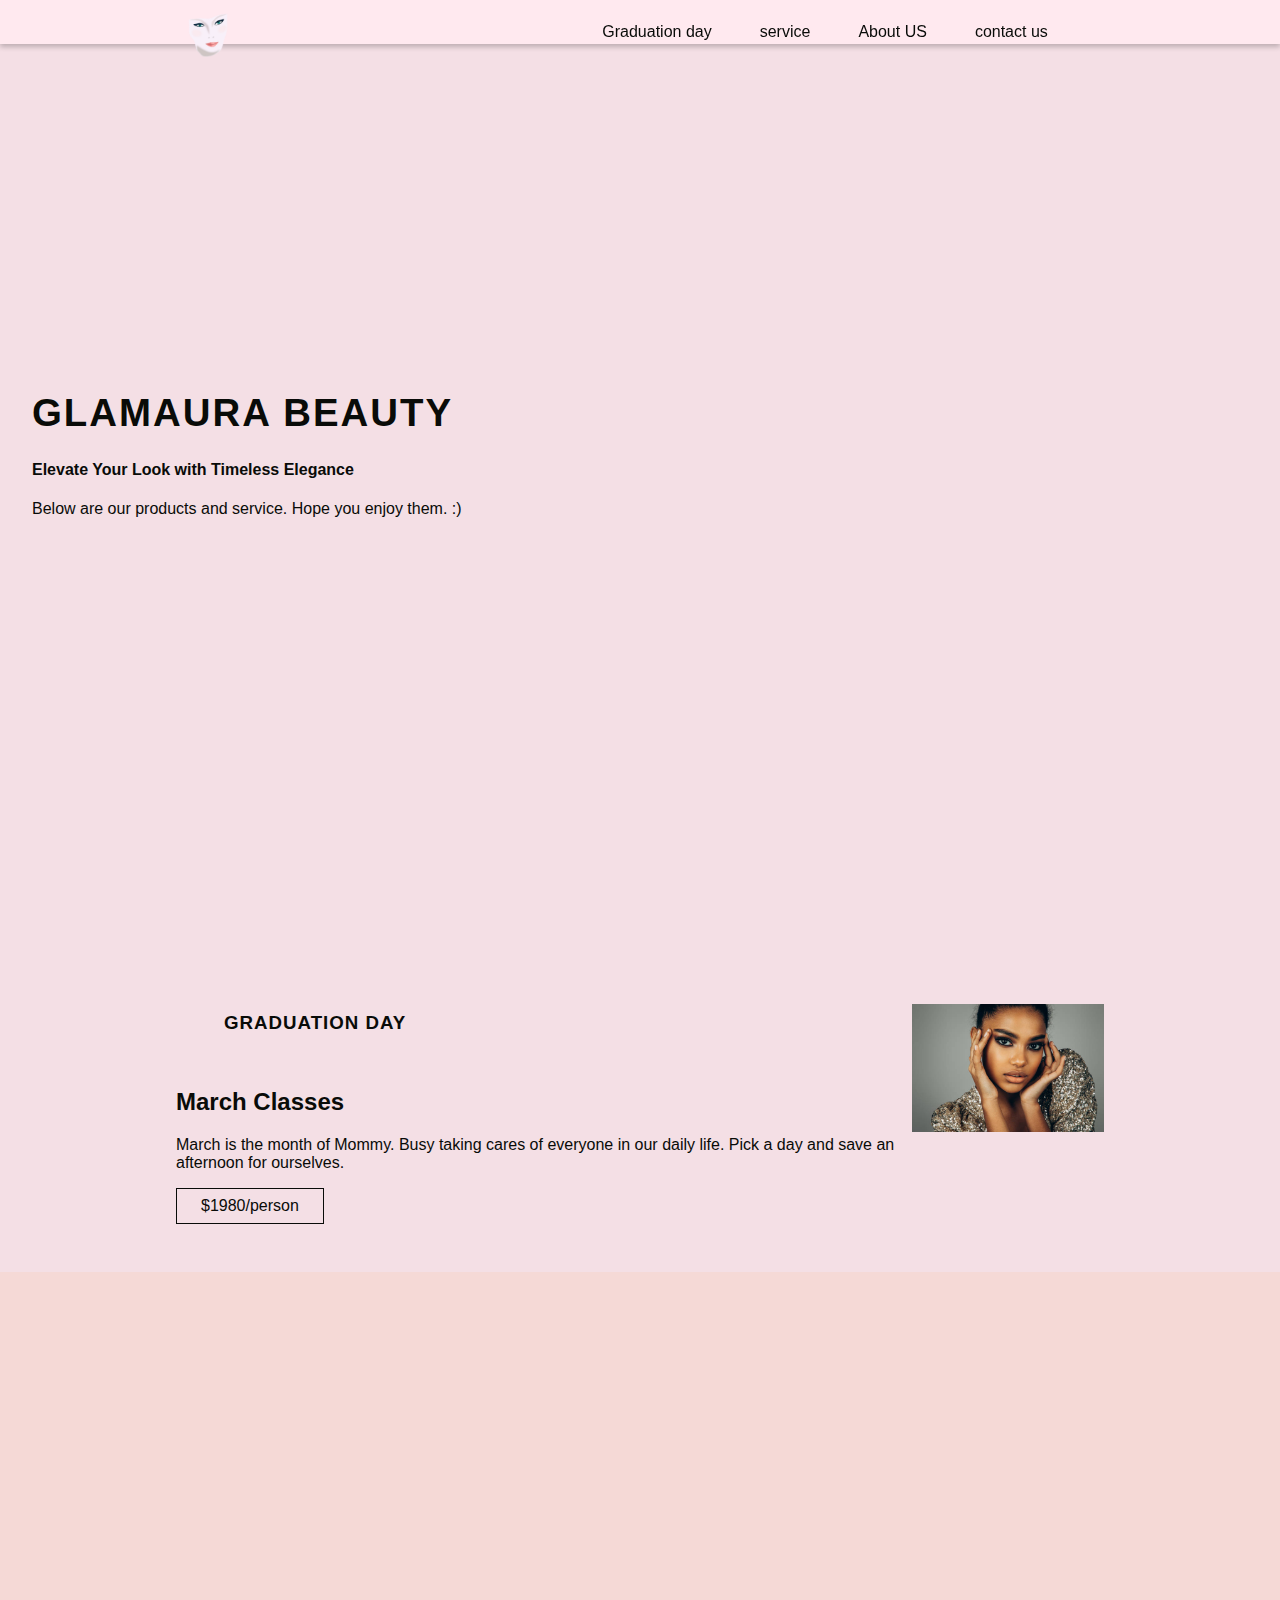
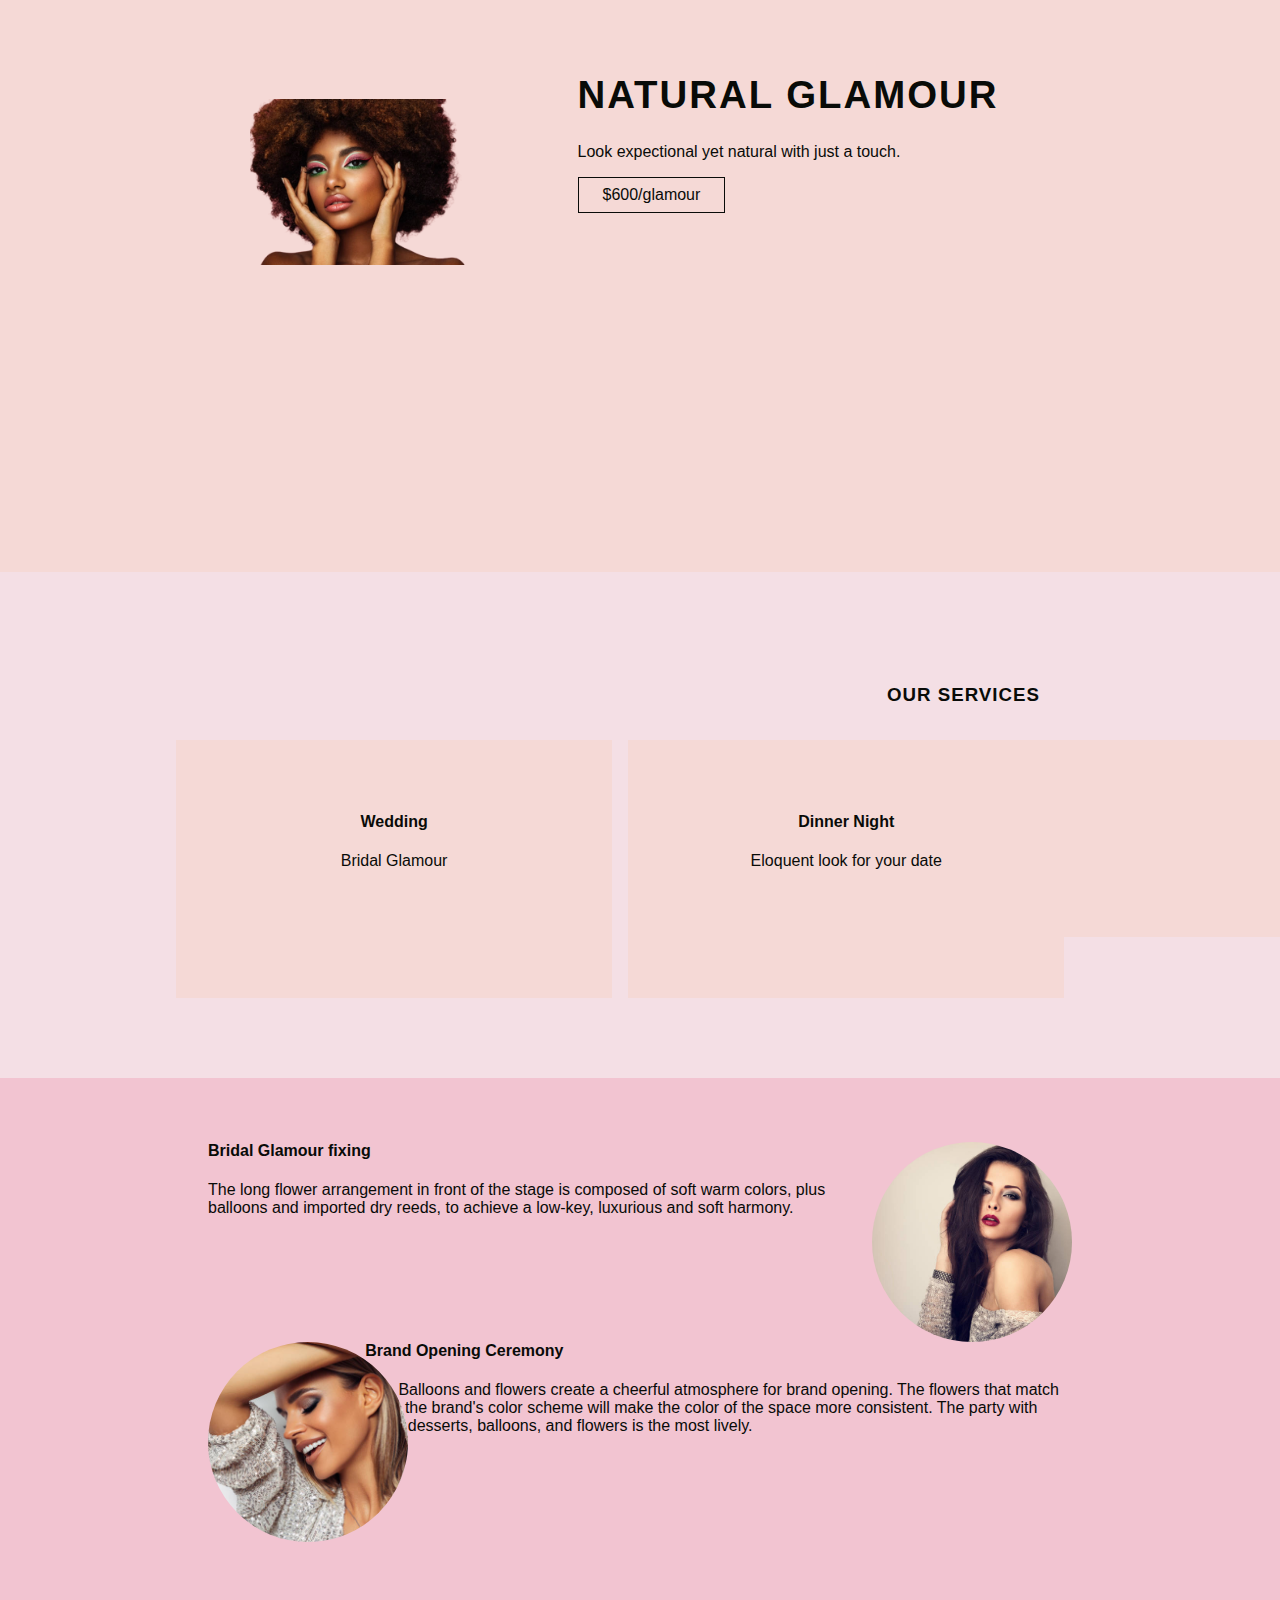
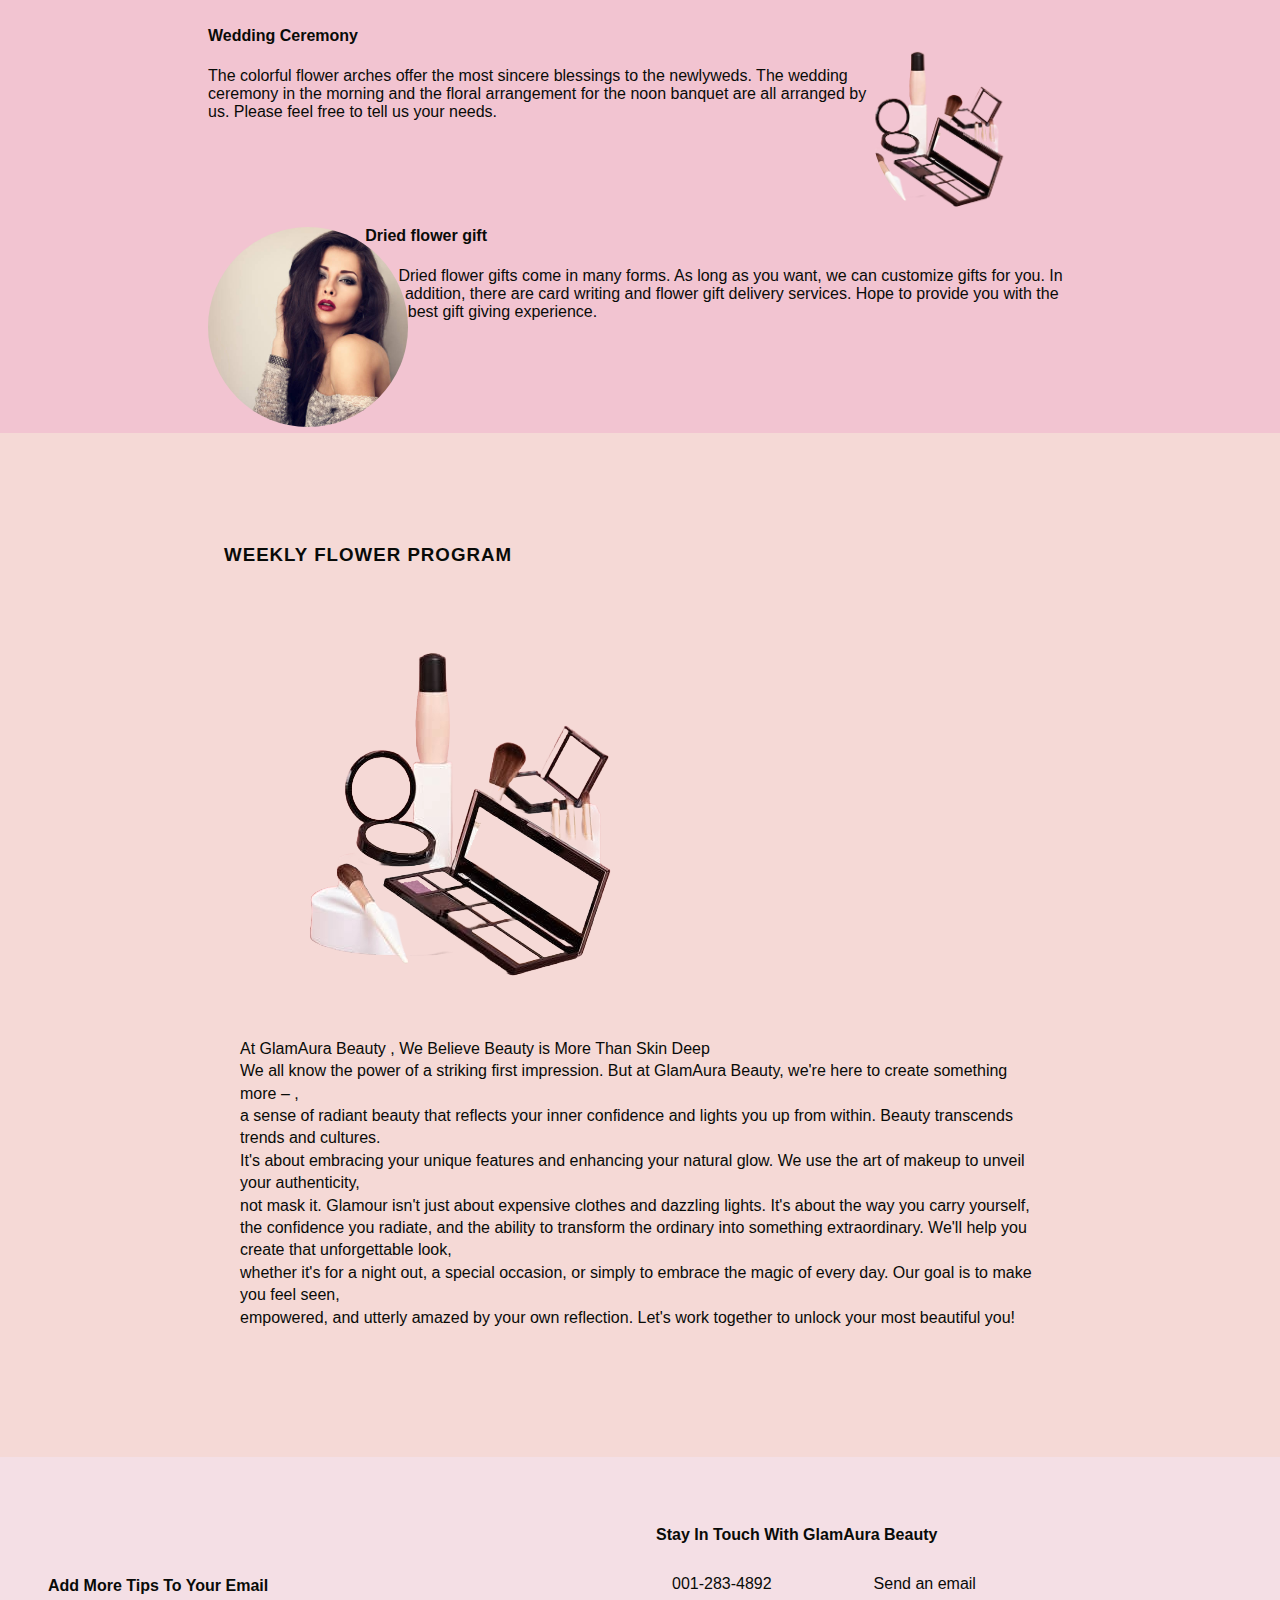
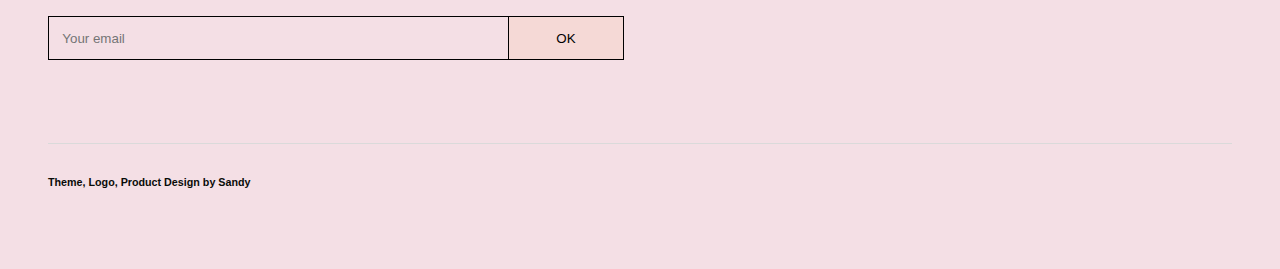
<file: BeautyGlamour/index.html>
<!DOCTYPE html>
<html lang="en">
<head>
    <meta charset="UTF-8">
    <meta http-equiv="X-UA-Compatible" content="IE=edge">
    <meta name="viewport" content="width=device-width, initial-scale=1.0">
    <title>Beauty Glamour</title>
    <link rel="stylesheet" href="style.css">
    <!--<script type="text/javascript" src="script.js"></script>-->
</head>
<body>
    <header id="header">
        <a class="nav-brand" href="" target="_blank">
            <img id="header-im" src="./face-1295356_640.png" alt="CBD Logo" style="height: 60px;">
  
        </a>
        <input type="checkbox" id="toggle-menu" role="button">
        <label for="toggle-menu" class="toggle-menu">Menu</label>
        <nav id="nav-bar" class="navbar">
            <ul class="menu" >
                <li><a class="nav-link" href="#featured">Graduation day</a></li>
                <li><a class="nav-link" href="#collections">service</a></li>
                <li><a class="nav-link" href="#about">About US</a></li>
                <li><a class="nav-link" href="#contact">contact us</a></li>
                <ul class="social-menu">
                    <li><a href="#"><i class="fa fa-pinterest" aria-hidden="true"></i></a></li>
                    <li><a href="#"><i class="fa fa-instagram" aria-hidden="true"></i></a></li>
                    <li><a href="#"><i class="fa fa-twitter" aria-hidden="true"></i></a></li>
                    <li><a href="#"><i class="fa fa-youtube-play" aria-hidden="true"></i></a></li>
                  </ul>
        </nav>

    </header>
    <div class="her">
        <div class="hero-text"> 
            <h1>GlamAura Beauty</h1>
            <h4>Elevate Your Look with Timeless Elegance</h4>
            <p>Below are our products and service. Hope you enjoy them. :)</p>
        </div>
    </div>
    <!--Featured section-->
    <section id="featured">
        <div class="title title-left">
            <span class="line"></span>
            <h3>Graduation Day</h3>
        </div>
        <div class="wrapper">
            <div class="image">
                <img src="./image1.jpg" alt="MakeUp">
            </div>
            <div class="texxt">
                <h2>March Classes</h2>
                <p>March is the month of Mommy. Busy taking cares of everyone in our daily life. Pick a day and save an afternoon for ourselves.</p>
                <a href="#" class=btn>$1980/person</a>
            </div>
        </div>
    </section>
    <div class="hero">
        <div class="hero-img">
          <img src="./mainfile.png" alt="Pixel Skincare">
        </div>

        <div class="hero-text">
            <h1>Natural Glamour</h1>
             <p>Look expectional yet natural with just a touch.</p>
            <a href="#featured" class="btn">$600/glamour</a>
          </div>
        </div>

       <!-- service Section -->
       <section id="collection">
        <div class="title title-right">
            <span class="line line-right"></span>
            <h3>Our Services</h3>
        </div>
        <div class="wrapper">
            <a class="box box1" href="#">
                <h4>Wedding</h4>
                <p>Bridal Glamour</p>
                <div class="box-overly"></div>
            </a>
            <a class="box box2" href="#">
                <h4>Dinner Night</h4>
                <p>Eloquent look for your date</p>
                <div class="box-overly"></div>
            </a>
            <a class="box box3" href="#">
                <h4>Birthdays</h4>
                <p>Make a glow for your day</p>
                <div class="box-overly"></div>
            </a>
        </div>
       </section>


       <section id="abou">
        <div class="row">
         <img src="./image2.jpg" alt="" class="img1">
          <h4>Bridal Glamour fixing</h4>
          <p>The long flower arrangement in front of the stage is composed of soft warm colors, plus balloons and imported dry reeds, to achieve a low-key, luxurious and soft harmony.</p>
      
       </div>
        <div class="row row2">
         <img src="./image3.jpg" alt="" class="img1 img2">
          <h4>Brand Opening Ceremony</h4>
       <p>Balloons and flowers create a cheerful atmosphere for brand opening. The flowers that match the brand's color scheme will make the color of the space more consistent. The party with desserts, balloons, and flowers is the most lively.</p>
        </div>
      
      </section>
      <section id="abou">
        <div class="row">
         <img src="./istockphoto-1296705483-612x612.png" alt="" class="img1">
      <h4>Wedding Ceremony</h4>
          The colorful flower arches offer the most sincere blessings to the newlyweds. The wedding ceremony in the morning and the floral arrangement for the noon banquet are all arranged by us. Please feel free to tell us your needs.
       </div>
        <div class="row row2">
         <img src="./image2.jpg" alt="" class="img1 img2">
      <h4>Dried flower gift</h4>
          Dried flower gifts come in many forms. As long as you want, we can customize gifts for you. In addition, there are card writing and flower gift delivery services. Hope to provide you with the best gift giving experience.
        </div>
      </section>

       <!-- About Section -->
       <section id="about">
        <div class="title title-left">
          <span class="line"></span><h3>weekly flower program</h3>
        </div>
        <div class="wrapper">
          <div class="text">
            <img src="./istockphoto-1296705483-612x612.png" alt="">
            <p>At <span>GlamAura Beauty</span> , We Believe Beauty is More Than Skin Deep<br>
                We all know the power of a striking first impression. But at GlamAura Beauty, we're here to create something more – ,<br>a sense of radiant beauty that reflects your inner confidence and lights you up from within.
                
                Beauty transcends trends and cultures. <br>It's about embracing your unique features and enhancing your natural glow. We use the art of makeup to unveil your authenticity,<br> not mask it.
                
                Glamour isn't just about expensive clothes and dazzling lights. It's about the way you carry yourself,<br> the confidence you radiate, and the ability to transform the ordinary into something extraordinary. We'll help you create that unforgettable look, <br>whether it's for a night out, a special occasion, or simply to embrace the magic of every day.
                
                Our goal is to make you feel seen,<br> empowered, and utterly amazed by your own reflection. Let's work together to unlock your most beautiful you!
                
                </p>
        </div>
       </section>

       <section id="contact">
        <div class="wrapper">
          <div class="form-wrapper">
            <h4>Add More Tips To Your Email</h4>
            <form id="form" action="https://www.freecodecamp.com/email-submit">
              <input type="email" id="email" name="email" placeholder="Your email" required>
              <input type="submit" id="submit" value="OK" class="submit">
            </form>
          </div>
          <div class="contact-wrapper">
            <h4>Stay In Touch With GlamAura Beauty</h4>
            <div class="wrapper">
              <ul class="social-menu">
                <li><a href="#"><i class="fa fa-pinterest" aria-hidden="true"></i></a></li>
                <li><a href="#"><i class="fa fa-instagram" aria-hidden="true"></i></a></li>
                <li><a href="#"><i class="fa fa-twitter" aria-hidden="true"></i></a></li>
                <li><a href="#"><i class="fa fa-youtube-play" aria-hidden="true"></i></a></li>
              </ul>
              <a class="contact-footer contact-tel" href="#"><i class="fa fa-phone" aria-hidden="true"></i>001-283-4892</a>
              <a class="contact-footer contact-email" href="#"><i class="fa fa-envelope-o" aria-hidden="true"></i>Send an email</a>
            </div>
          </div>
          <div class="copy-wrapper">
            <h6><i class="fa fa-copyright" aria-hidden="true"></i> Theme, Logo, Product Design by <a href="https://codepen.io/ann_">Sandy</a></h6>
          </div>
        </div>
      </section>

</body>
</html>
</file>
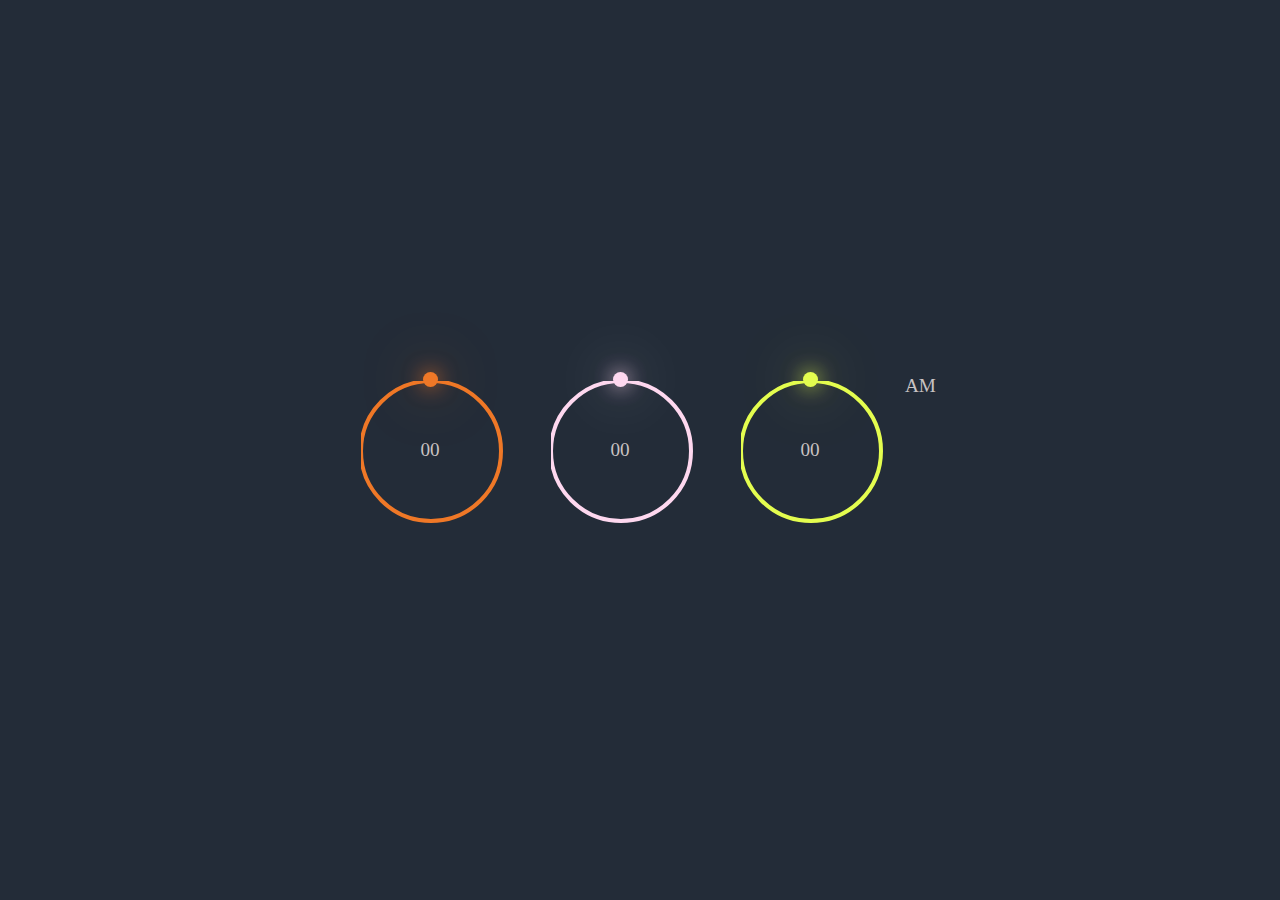
<file: Digital-Clock/index.html>
<!DOCTYPE html>
<html lang="en">
  <head>
    <meta charset="UTF-8" />
    <meta http-equiv="X-UA-Compatible" content="IE=edge" />
    <meta name="viewport" content="width=device-width, initial-scale=1.0" />
    <title>Document</title>
    <link rel="stylesheet" href="index.css" />
    <script type="text/javascript" src="index.js"></script>
  </head>
  <body>
    <div class="container">
      <div id="time">
        <div class="circle" style="--color: #ef7827">
          <div class="dots h_dots"></div>
          <svg>
            <circle cx="70" cy="70" r="70"></circle>
            <circle cx="70" cy="70" r="70" id="hh"></circle>
          </svg>
          <div id="hours">00</div>
        </div>
        <div class="circle" style="--color: #fed8ef">
          <div class="dots m_dot"></div>
          <svg>
            <circle cx="70" cy="70" r="70"></circle>
            <circle cx="70" cy="70" r="70" id="mm"></circle>
          </svg>
          <div id="minutes">00</div>
        </div>
        <div class="circle" style="--color: #e4fd4f">
          <div class="dots s_dot"></div>
          <svg>
            <circle cx="70" cy="70" r="70"></circle>
            <circle cx="70" cy="70" r="70" id="ss"></circle>
          </svg>
          <div id="seconds">00</div>
        </div>
        <div class="ap">
          <div id="ampm">AM</div>
        </div>
      </div>
    </div>
  </body>
</html>
</file>
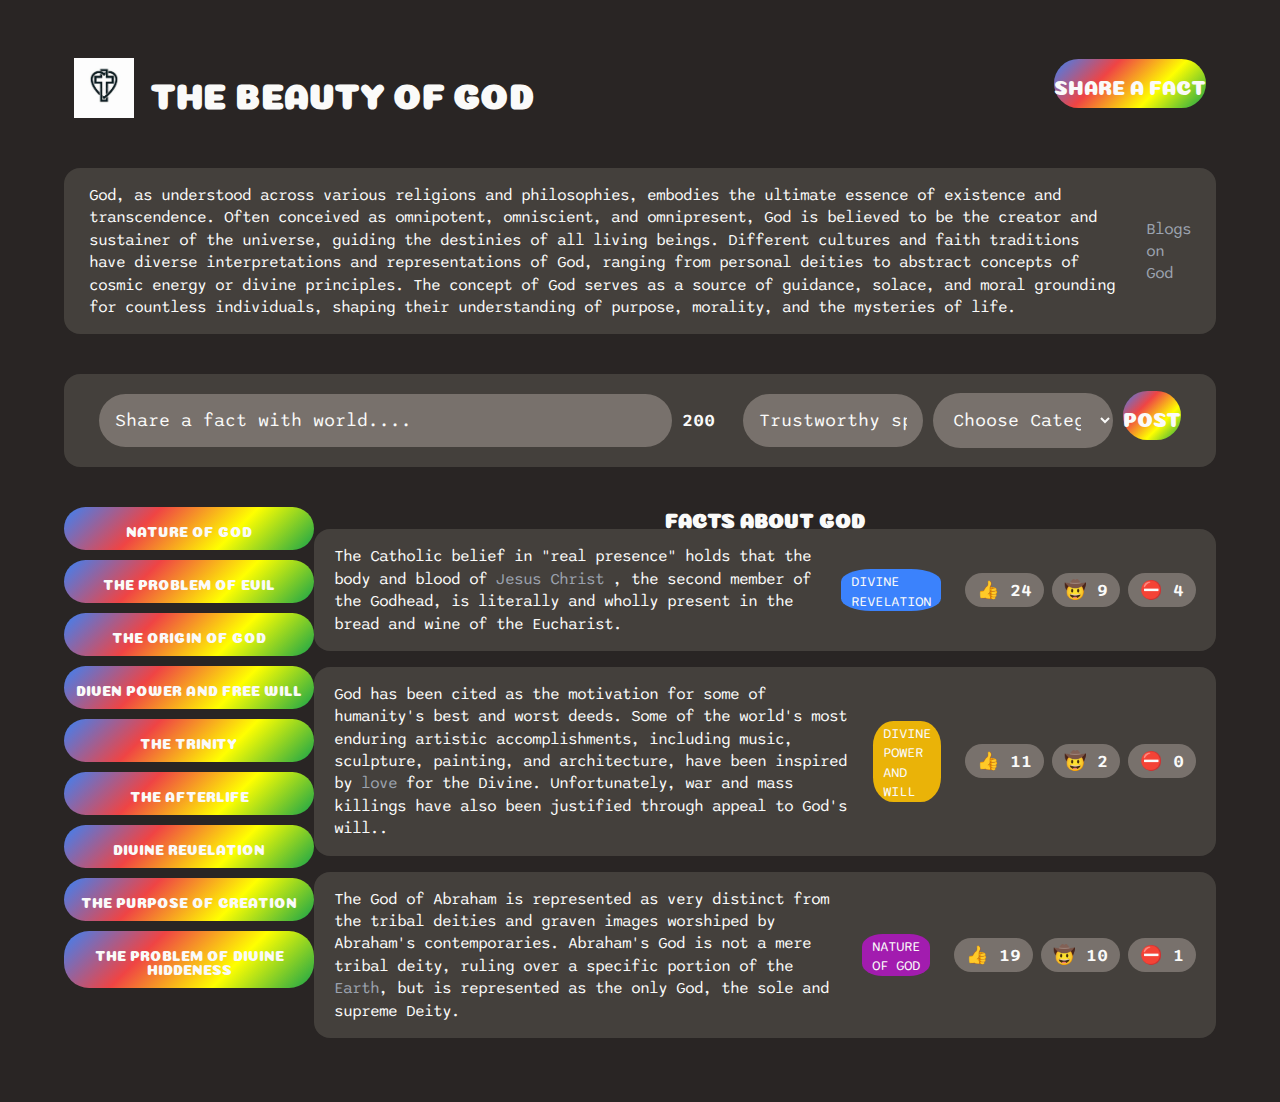
<file: HandsOnProject/index.html>
<!DOCTYPE html>
<html lang="en">
  <head>
    <meta charset="UTF-8" />
    <meta http-equiv="X-UA-Compatible" content="IE=edge" />
    <meta name="viewport" content="width=device-width, initial-scale=1.0" />
    <title>BlogOnGod</title>
    <link rel="preconnect" href="https://fonts.googleapis.com" />
    <link rel="preconnect" href="https://fonts.gstatic.com" crossorigin />
    <link
      href="https://fonts.googleapis.com/css2?family=Coiny&family=Sono:wght@200..800&display=swap"
      rel="stylesheet"
    />
    <link rel="stylesheet" href="./style.css" />
  </head>
  <body>
    <div class="container">
      <header class="header">
        <div class="logo">
          <img src="./OIP.jpeg" alt="About Christ"  />
          <h1>The Beauty of God</h1>
        </div>

        <button class="btn btn-large">Share a fact</button>
      </header>
      <p class="fact f">
        God, as understood across various religions and philosophies, embodies
        the ultimate essence of existence and transcendence. Often conceived as
        omnipotent, omniscient, and omnipresent, God is believed to be the
        creator and sustainer of the universe, guiding the destinies of all
        living beings. Different cultures and faith traditions have diverse
        interpretations and representations of God, ranging from personal
        deities to abstract concepts of cosmic energy or divine principles. The
        concept of God serves as a source of guidance, solace, and moral
        grounding for countless individuals, shaping their understanding of
        purpose, morality, and the mysteries of life.
        <span
          ><a href="https://redeeminggod.com/100-top-christian-blogs/"
            >Blogs on God</a
          ></span
        >
      </p>

      <form action="" class="Fform">
        <input type="text" placeholder="Share a fact with world...." />
        <span>200</span>
        <input type="text" placeholder="Trustworthy spurce....." />
        <select name="" id="">
          <option value="" selected>Choose Category:</option>
          <option value="Nature">Nature of God</option>
          <option value="Origin">The Origin of God</option>
          <option value="trinity">The Trinity</option>
        </select>
        <button class="btn btn-large">Post</button>
      </form>
      <main class="main">
        <aside>
          <ul>
            <li><button class="btn btn-category">Nature of God</button></li>
            <li><button class="btn btn-category">The problem of Evil</button></li>
            <li><button class="btn btn-category">The Origin of God</button></li>
            <li><button class="btn btn-category">Diven Power and Free Will</button></li>
            <li><button class="btn btn-category">The Trinity</button></li>
            <li><button class="btn btn-category">The AfterLife</button></li>
            <li><button class="btn btn-category">Divine Revelation</button></li>
            <li><button class="btn btn-category">The Purpose of Creation</button></li>
            <li><button class="btn btn-category">The Problem Of Divine Hiddeness</button></li>
          </ul>
        </aside>

        <section>
          <h4>Facts about God</h4>

          <ul>
            <li class="fact">
              <p>
                The Catholic belief in "real presence" holds that the body and
                blood of
                <a href="https://www.factretriever.com/jesus-christ-facts"
                  >Jesus Christ</a
                >
                , the second member of the Godhead, is literally and wholly
                present in the bread and wine of the Eucharist.
              </p>
              <span class="tag" style="background-color: #3b82fc"
                >Divine Revelation</span
              >
              <div class="vote-buttons">
                <button>👍 24</button>
                <button>🤠  9</button>
                <button>⛔  4</button>
              </div>
            </li>
            <li class="fact">
              <p>
                God has been cited as the motivation for some of humanity's best
                and worst deeds. Some of the world's most enduring artistic
                accomplishments, including music, sculpture, painting, and
                architecture, have been inspired by
                <a href="https://www.factretriever.com/love-facts">love</a> for
                the Divine. Unfortunately, war and mass killings have also been
                justified through appeal to God's will..
              </p>
              <span class="tag" style="background-color: #eab308"
                >Divine Power and Will</span
              >
              <div class="vote-buttons">
                <button>👍 11</button>
                <button>🤠  2</button>
                <button>⛔  0</button>
              </div>
            </li>
            <li class="fact">
              <p>
                The God of Abraham is represented as very distinct from the
                tribal deities and graven images worshiped by Abraham's
                contemporaries. Abraham's God is not a mere tribal deity, ruling
                over a specific portion of the
                <a href="https://www.factretriever.com/world-facts">Earth</a>,
                but is represented as the only God, the sole and supreme Deity.
              </p>
              <span class="tag" style="background-color: #a21caf"
                >Nature of GOD</span
              >

              <div class="vote-buttons">
                <button>👍 19</button>
                <button>🤠 10</button>
                <button>⛔  1</button>
              </div>
            </li>
          </ul>
        </section>
      </main>
    </div>
  </body>
</html>
</file>
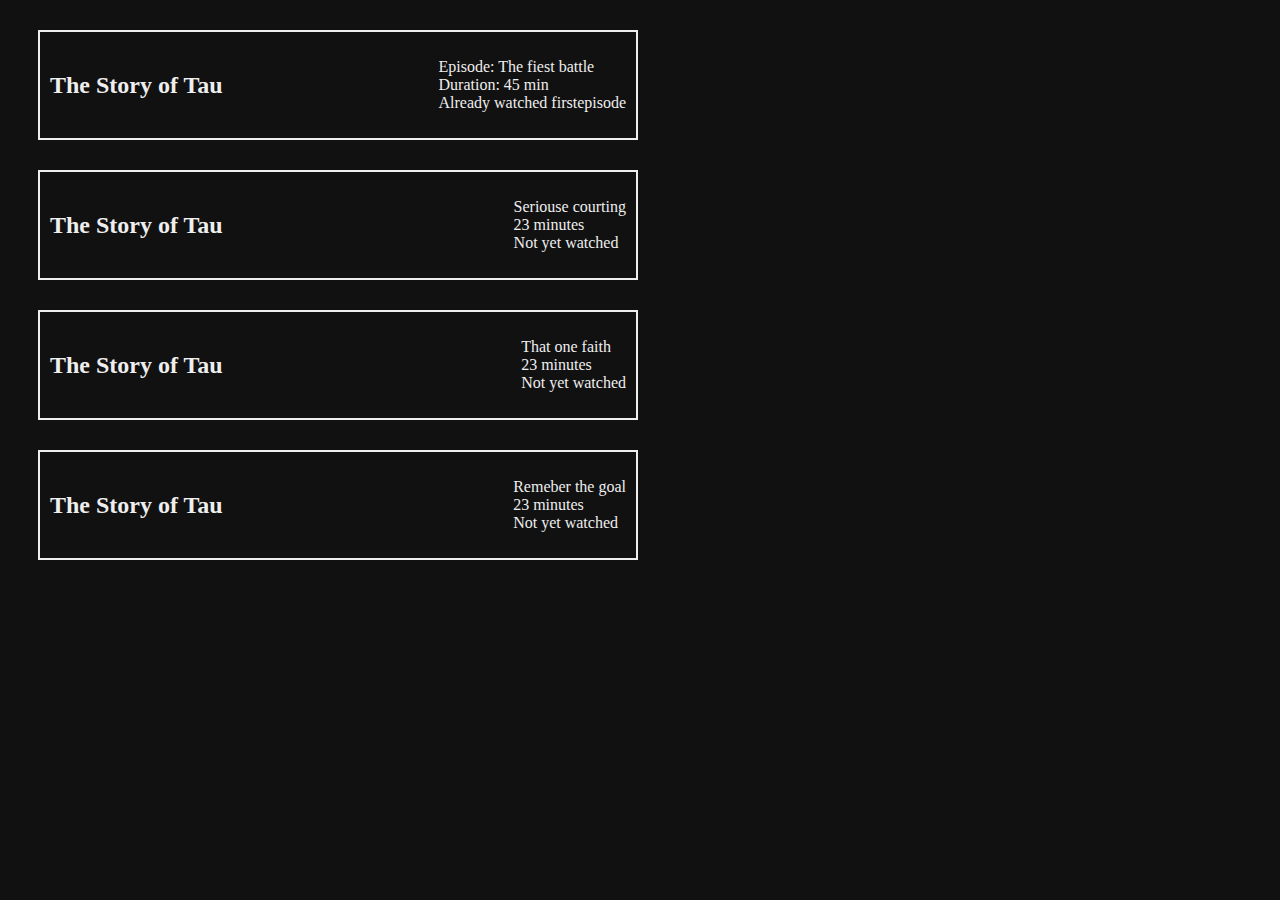
<file: VideoStrem/index.html>
<!DOCTYPE html>
<html lang="en">
<head>
    <meta charset="UTF-8">
    <title>Document</title> 
    <link href="./index.css" rel="stylesheet">
</head>
<body>
   
<div class="series-frame">
  <h2>The Story of Tau</h2>
  <p id="episode-info"></p>
</div>
<script src="./index.js"></script>
</body>
</html>
</file>
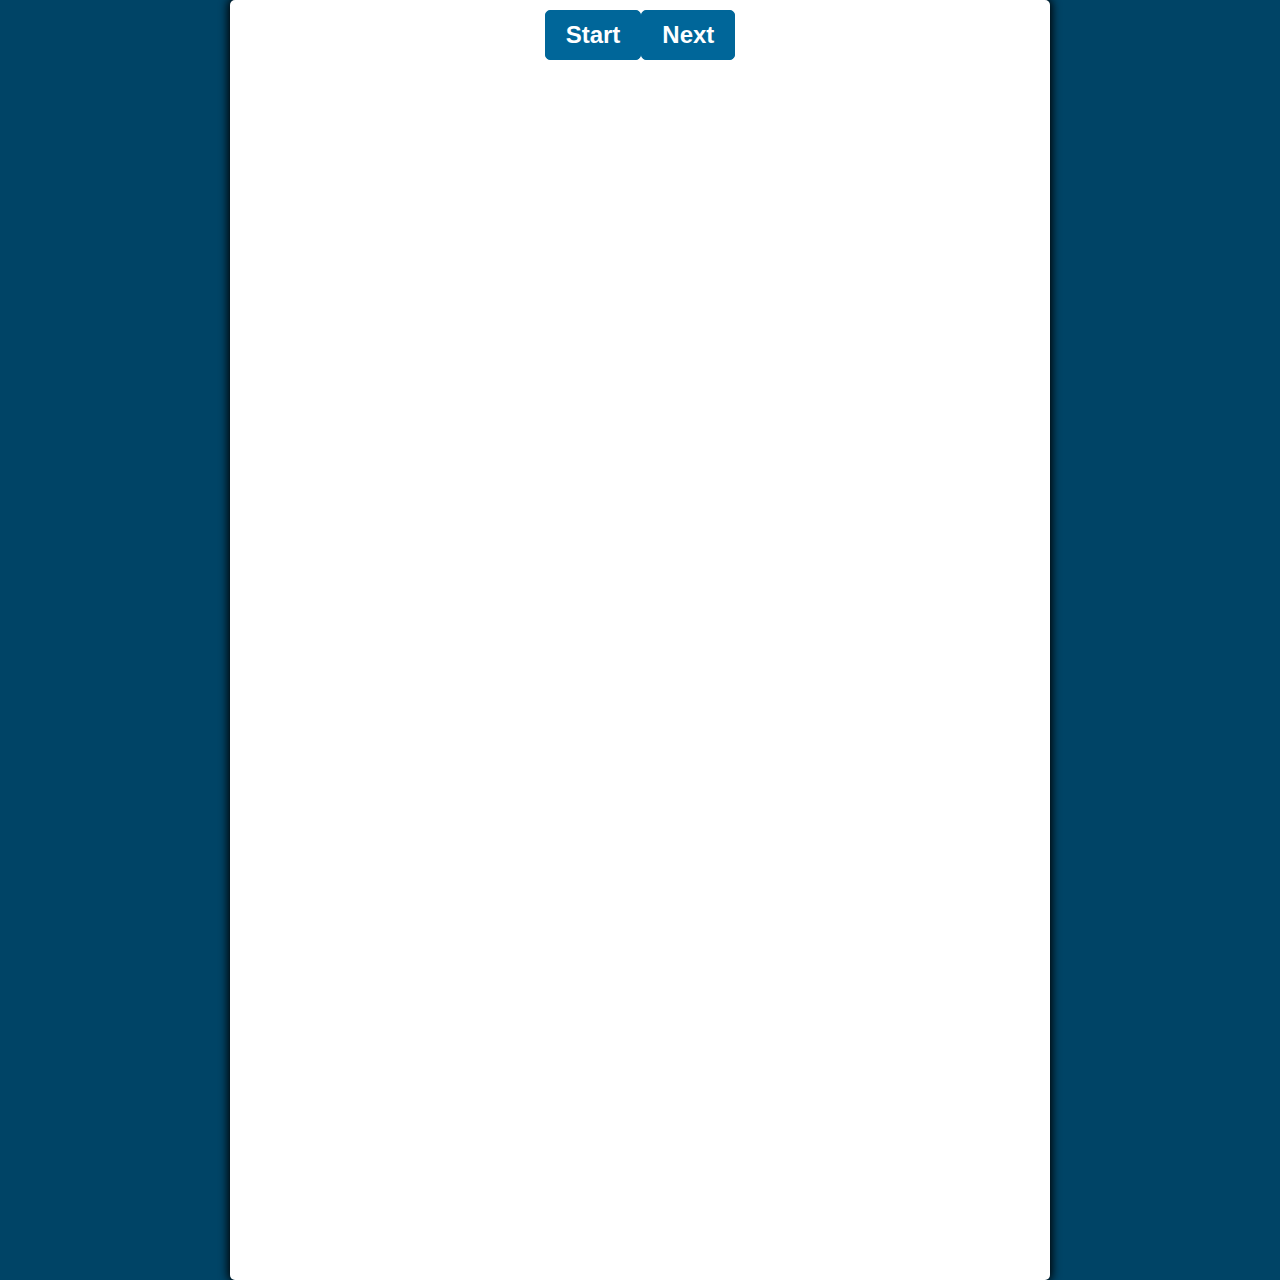
<file: QuizApp/quiz.html>
<!DOCTYPE html>
<html lang="en">

<head>
  <meta charset="UTF-8" />
  <meta name="viewport" content="width=device-width, initial-scale=1.0" />
  <title>Document</title>
  <link rel="stylesheet" href="./quiz.css" />
</head>

<body>
  <div class="container">
    <div id="question_container" class="hide">
      <h3 id="question"></h3>
      <div id="answer_button" class="btn-grid">
        <button class="btn">Answer 1</button>
        <button class="btn">Answer 2</button>
        <button class="btn">Answer 3</button>
        <button class="btn">Answer 4</button>
      </div>
    </div>
    <div class="controls">
      <button id="start-btn" class="start-btn btn">Start</button>
      <button id="next-btn" class="next-btn btn">Next</button>
    </div>
  </div>
  <div class="score">
    <span id="right-answers"></span>
  </div>
  <script src="quiz.js"></script>
</body>

</html>
</file>
<file: BeautyGlamour/style.css>
@import url('https://fonts.googleapis.com/css?family=Raleway:300,500,700');
*{
    box-sizing: border-box;
}

body{
    color:#090b08;
    margin:0;
    font-family: 'Relay',sans-serif;
    font-weight: 300px;
    background-color: #f4dfe5;
}

h1{
    font-size: 1.7em;
    font-weight: 900px;
    text-transform: uppercase;
    letter-spacing: 2px;
}

h6{font-weight: 500px;}
a{
    text-decoration: none;
    color: #090b08;
}

ul{list-style: none;}

section{ padding: 5.8em 2em 0;}
.title{
    display:flex;
    align-items: center;
    text-transform: uppercase;
    letter-spacing: 1px;
    padding-bottom: 1em;
}
.title.title-right{
    justify-content: flex-end;

}
.line.line-right{
    order: 2;
    margin-right: 0;
    margin-left: 1em;
}
.btn{
    display: inline-block;
    padding: .5em 1.5em;
    border:solid 1px #090b08;
    transition: all .3s ease-in;
}

.btn:hover, .btn:focus{
    transform: translate(0px, -2px);
    -webkit-box-shadow: 0px 10px 7px -9px rgba(0,0,0,0.75);
    -moz-box-shadow: 0px 10px 7px -9px rgba(0,0,0,0.75);
    box-shadow: 0px 10px 7px -9px rgba(0,0,0,0.75);
    transition: all .3s ease-out;
  }

  header{
    display: flex;
    position: fixed;
    width: 100%;
    justify-content: space-around;
    z-index: 1;
  }
  header::before{
    content:"";
    position: absolute;
    background-color: #ffe9ef;
    width: 100%;
    height: 68%;
    z-index: -1;
    -webkit-box-shadow: 0px 7px 5px 0px rgba(0,0,0,0.22);
    -moz-box-shadow: 0px 7px 5px 0px rgba(0,0,0,0.22);
    box-shadow: 0px 3px 5px 0px rgba(0,0,0,0.22);
  }

  .nav-brand img{
    width: auto;
    font-size: 1.2em;
    align-self: center;
    cursor: pointer;
  }

  input[type="checkbox"]{
    display: none;
  }
  input[type="checkbox"]:hover ~ .toggle-menu,
input[type="checkbox"]:checked ~ .toggle-menu
{
  border-bottom: solid 1px #090b08;
}

input[type="checkbox"]:checked ~ .navbar{
    display: flex;
    flex-direction: column;
}

.navbar{
    display: none;
    position: absolute;
    width: 100%;
    height: 100vh;
    background-color: #ffe9ef;
    justify-content: space-evenly;
    align-items: center;
    z-index: -2;
}

.menu{
    display: flex;
    flex-direction: column;
    justify-content: center;
    text-align: center;
    padding:4em 0 0;
}

a.nav-link{
    margin-right:0;
}
a.nav-link:hover,
a.nav-link:active,
a.nav-link:focus{
  border-bottom: solid 1.8px #090b08;
}
.menu li{
  margin-top: 3em;
}
.social-menu{
  display: flex;
  flex-direction: row;
  padding: 0;
}
.social-menu li a{
  margin: 0.5em;
  padding: .5em;
}

.social-menu li a{
  font-size: 1.2em;
}

.social-menu li a:hover,
.social-menu li a:active,
.social-menu li a:focus
{
  border-bottom: solid 1px #000;
}

/* Hero Section */
.hero {
	display: flex;
	height: 100vh;
	align-items: center;
	background: #f5d9d6 url("https://i.postimg.cc/9fTzqwtw/flower2.png") no-repeat right bottom;
}
.her{
  display: flex;
	height: 100vh;
	align-items: center;
	background-image: url(https://img.onl/Rt8ErD);
}

.hero-img img{
  display: none;
}
.hero-text{
  padding: 0 2em 7.5em;
}

/* Featured Section */
#featured .image img{
  width: 100%;
  height: auto;
  padding-bottom: 2em;

}
.text{
  text-align: center;
  padding-top: 1em;
  padding-right: 2em;
}
.text p{
  text-align: justify;
  padding-bottom: 1em;
  line-height: 1.4em;
}

/* Collections Section */
.box{
  display: block;
  position: relative;
  padding: 1.3em;
  background-color: #f5d9d6;
  text-align: center;
  margin-bottom: 2em;
}
.box-overlay {
  display: block;
  position: absolute;
  bottom: 0;
  left: 0;
  width: 100%;
  height: 100%;
	border: solid 3px #fff;
	transform: translate(8px, 8px);
  transition: all 1s ease;
}
.box:last-child{
  margin-bottom: 5.8em;
}
.box:hover .box-overlay,
.box:focus .box-overlay
{
  transform: translate(0px, 0px) scale(0.92, 0.8);
}


/*  */
.row{
  clear: both;
   margin-bottom: 20px;
    margin: 2em 2em auto;
  }

.img1{
  width: 200px;
  height: 200px;
  object-fit: cover;
  border-radius:50%;
  float: right;
  shape-outside:circle();
}
.img2{
  float: left;
  shape-outside:circle();
}

/* About Section */
#about{
  background-color: #f5d9d6;
}
#abou{
  background-color: #f2c4d1;
  padding-bottom: 7em;
  padding-top: 2em;
}
section#about{
  padding-bottom: 4em;
}
#about .text{
  padding-top: 0;
  margin-top: 0;
  padding-bottom: 1em;
}
#about .text p{
  padding-bottom: 0;
  text-align: left;
}
.video-wrapper{
  position: relative;
  padding-bottom: 40.25%; /* 16:9 */
  overflow: hidden;
  height: 0;
}
.video-wrapper iframe{
  position: absolute;
  top:0;
  left: 0;
  width: 100%;
  height: 100%;
}
.img3{
  width: 600px;
  height: 300px;
  object-fit: cover;
  border-radius: 10%;
  position: relative;
}

/* Contact Section */
section#contact{
  padding: 3em 2em .5em;
}
.form-wrapper:after,
.contact-wrapper:after{
  display: block;
  content: "";
  margin: 2em auto;
  border-bottom: solid 1px #dadada;
}
form{
  display: flex;
}
form input:first-child{
  flex: 1 0 80%;
  background-color: transparent;
}
form input:last-child{
  flex: 1 0 20%;
  border-left: 0;
  cursor: pointer;
  background-color: #f5d9d6;
  transition: all .25s ease;
}
#submit:hover {
	background-color: #000;
	color: #fff;
  transition: all .25s ease;
}
input{
  padding: 1em;
  border: 1px solid #000;
}
.contact-wrapper .wrapper{
  display: flex;
  text-align: center;
  flex-wrap: wrap;
}
.contact-wrapper .social-menu{
  flex: 1 0 100%;
  justify-content: center;
}
.contact-wrapper .social-menu li a {
	font-size: 1.5em;
  padding: 0;
  margin: 0 1.5em 0 0;
}
.contact-wrapper a i{
  width: 100%;
  padding-bottom: .2em;
}
.contact-footer{
  padding: 1em 0;
  border: 1px solid #000;
}
.contact-footer:last-child{
  border-left: 0;
}
.contact-footer:hover{
  background-color: #f5d9d6;
}
.contact-tel{
  flex: 1 0 50%;
}
.contact-email{
  flex: 1 0 50%;
}
.copy-wrapper a{
  font-weight: 700;
}

/* Responsive Style */
@media(min-width: 320px){

}
@media(min-width: 576px){
  /*  Global  */
  h1{
    font-size: 2em;
  }

  /*  Hero Section  */
  .hero{
    background-image: none;
    justify-content: center;
    overflow: hidden;
    padding-top: 1em;
  }

  .hero-img{
    padding-top: 6.5em;
  }
  .hero-img img{
    display: block;
    width: 14em;
    height: auto;
  }
  .hero-text{
    padding: 0 2em;
  }

  /*  Featured Section  */
  .text{
    margin: 2em 2em auto;
  }

  /*  Collections Section  */
  #collections .wrapper{
    display: flex;
    flex-wrap: wrap;
  }
  .box{
    padding: 3.2em;
  }
  .box1{
    flex: 1 0 47%;
    margin-right: 1em;
    background-image: url(https://img.onl/DgCySD);
  }
  .box2{
    flex: 1 0 47%;
    background-image: url(https://img.onl/jxRgPP);
  }
  .box3{
    flex: 2 0 100%;
    background-image: url(https://img.onl/DbMd1R);
  }

  /*  About Section  */
  .video-wrapper{
    margin: 0 2em;
  }
}
@media(min-width: 768px){
  /*  Global  */
  .wrapper{
    display: flex;
    margin-bottom: 3em;
  }

  /*  Header  */
  .nav-brand img{
    height: 10em;
  }
  .toggle-menu{
    display: none;
  }
  .navbar{
    display: flex;
    position: relative;
    height: auto;
    width: auto;
    background-color: transparent;
    z-index: 1;
  }
  .menu{
    flex-direction: row;
    padding: 0;
    justify-content: flex-end;
  }
  .social-menu{
    display: none;
  }
  .menu li{
    margin-top: 0;
  }
  a.nav-link{
    margin-right: 3em;
  }

  /*  Featured Section  */
  .text{
    text-align: left;
    margin: 0 0 auto 4em;
  }
  #featured .text{
    flex: 1;
    order: 1;
  }
  #featured .image{
    flex: 1 0 12em;
    order: 2;
  }

  /*  Collections Section  */
  #collections .wrapper{
    margin: 0 4em;
  }

  /*  About Section  */
  #about .wrapper{
    display: block;
  }
  #about .text{
    margin-right: 4em;
  }
  .video-wrapper{
    margin: auto 5em;
     text-align: center;
  }

  /* Contact Section  */
  #contact .wrapper{
    flex-wrap: wrap;
  }
  .form-wrapper, .contact-wrapper{
    flex: 1 0 50%;
    align-self: center;
    padding: 0 1em;
  }
  .copy-wrapper{
    flex: 1 0 100%;
    padding: 0 1em;
  }
  .form-wrapper:after,
  .contact-wrapper:after{
    display: none;
  }
  .contact-footer{
    border: 0;
    padding: 0;
    margin: .6em auto;
    text-align: left;
  }
  .contact-footer:hover{
    background-color: transparent;
  }
  .contact-wrapper a i{
    width: auto;
    padding-right: 1em;
  }
  .contact-wrapper .social-menu{
    display: flex;
    order: 3;
    justify-content: flex-start;
  }
  .contact-wrapper .social-menu a i{
    padding-right: 0;
  }
  .copy-wrapper:before{
    display: block;
    content: "";
    margin: 2em auto;
    border-bottom: solid 1px #dadada;
  }
}
@media(min-width: 992px){
  /*  Global  */
  section{
    padding: 5.8em 7em 0;
  }
  .title.title-left{
    margin-left: -2.5em;
  }
  .title.title-right{
    margin-right: -2.5em;
  }
  .line{
    width: 5.5em;
  }

  /*  Hero Section  */
  .hero-img img{
    width: 14.5em;
  }

  /*  Featured Section  */
  #featured .image{
    margin-top: -2em;
  }

  /* About Section  */
  #about .wrapper{
    display: flex;
  }
  #about .text{
    flex: 1 0 40%;
    margin-right: 1em;
    padding-bottom: 0;
  }
  .video-wrapper{
    flex: 2 0 55%;
    padding-bottom: 40.25%;
    align-self: center;
    margin: 1.4em 0;
     margin-left: 10em;
  }
  .contact-tel{
    flex-basis: 20%;
  }
}
@media(min-width: 1200px){
  /*  Global  */
  h1{
    font-size: 2.4em;
  }
  section{
    padding: 5.8em 11em 0;
  }

  /*  Hero Section  */
  .hero-img img{
    width: 15.5em;
  }

  /*  Featured Section  */
  #featured .image{
    margin-top: -4em;
  }

  /*  About Section  */
  #about .text{
    padding-right: 3em;
    padding-bottom: 0;
  }
  .video-wrapper{
    margin: 0;
  }
  .hero-img{
     width: 18.5em;
  }
}
</file>
<file: Digital-Clock/index.css>
@import url('https://fonts.googleapis.com/css2?family=Poppins:wght@100;300;400;500;600;700;800;900&display=swap');

*{
    margin:0;
    padding:0;
    box-sizing: border-box;
    font-size: 'Poppins', sans-serif;
}

.container{
    width: 100%;
    min-height: 100vh;
    display: flex;
    justify-content: center;
    align-items: center;
    background-color: #232c38;
}

#time{
    display: flex;
    gap: 40px;
    color: #c9c3c3;
}
#time .circle{
    position: relative;
    width: 150px;
    height: 150px;
    display: flex;
    justify-content: center;
    align-items: center;
}

#time .circle svg{
    position: relative;
    width: 100%;
    height: 100%;
    fill: transparent;
    stroke-width: 4px;
    transform: translate(6px,6px);
}
#time .circle svg circle:nth-child(2){
    stroke: var(--color);
    stroke-dasharray: 440;
}
#time div{
    position: absolute;
    text-align: center;
    font-size: 1.2rem;
    font-weight: 300;
}

#time div span{
    position: absolute;
    transform: translate(-50%,0px);
    font-size: 0.5rem;
    font-weight: 300;
    letter-spacing: 0.1rem;
    text-transform: uppercase;
}
#time .ap{
    position:relative;
    font-size: 1rem;
    transform:translate(-20px)

}
.dots{
    position: absolute;
    width: 100%;
    height: 100%;
    display: flex;
    justify-content: center;
    z-index: 10;
}
.dots::before {
    content: '';
    position: absolute;
    top: -3px;
    width: 15px;
    height: 15px;
    background: var(--color);
    border-radius: 50%;
    box-shadow: 0 0 20px var(--color), 0 0 60px var(--color  );
  }
</file>
<file: HandsOnProject/style.css>
* {
  margin: 0;
  padding: 0;
  box-sizing: border-box;
}

body {
  background-color: #292524;
  color: #fafaf9;
  font-family: "sono", sans-serif;
  padding: 48px 64px;
}

.container {
  max-width: 1500px;
  margin: 0 auto;
}

.header {
  margin-bottom: 40px;

  padding: 10px;
  display: flex;
  align-items: center;
  justify-content: space-between;
}

h1 {
  font-size: 35px;
  text-transform: uppercase;
  text-align: center;
  font-family: "coiny", sans-serif;
  line-height: 1;
  margin-top: 6px;
}
.Fform {
  background-color: #44403c;
  margin-bottom: 40px;
  padding: 17px 35px;
  display: flex;
  align-items: center;
  gap: 10px;
  border-radius: 16px;
}

.Fform input,
.Fform select {
  background-color: #78716c;
  border: none;
  width: 180px;
  border-radius: 100px;
  padding: 16px;
  font-size: 18px;
  color: inherit;
  font-family: inherit;
}
.Fform input::placeholder {
  color: #fafaf9;
}

.Fform input:first-child {
  flex-grow: 1;
}
.Fform span {
  font-weight: 600;
  font-size: 18px;
  margin-right: 18px;
}
/* for fom*/
@media(max-width:1000px){
    body{
        padding: 32px 48px;
    }
    .Fform{
        flex-direction: column;
        align-items: stretch;
    }
    .Fform input,
.Fform select {
    width: auto;
}

}
a {
  color: #3b82f6;
}

h4 {
  font-size: 20px;
  text-transform: uppercase;
  text-align: center;
  font-family: "coiny", sans-serif;
}
.fact {
  font-size: 16px;
  line-height: 1.4;
  margin-bottom: 16px;
  padding: 16px 20px;
  background-color: #44403c;
  letter-spacing: -1px;
  border-radius: 16px;

  display: flex;
  align-items: center;
  gap: 24px;
}
/* This part is used when the width hits below the required width,it should always be below the main 
element being changed or manipulated*/
@media( max-width: 1200px){
    .fact{
        align-items: flex-end;/* push all alements to the end*/
        flex-direction: column;
        gap: 10px;
    }
}
   
.vote-buttons {
  margin-left: auto;
  flex-shrink: 0;

  display: flex;
  gap: 8px;
}
.vote-buttons button {
  border: none;
  background-color: #78716c;
  font-size: 18px;
  padding: 6px 12px;
  border-radius: 80px;
  color: inherit;
  font-family: inherit;
  font-weight: 600;
  cursor: pointer;
}
.vote-buttons button:hover {
  background-color: #292524;
}
.f {
  padding: 16px 25px;
  margin-bottom: 40px;
}
.tag {
  text-transform: uppercase;
  font-size: 14px;
  padding-top: 3px;
  padding-left: 10px;
  padding-right: 10px;
  border-radius: 30%;
}

ul {
  list-style: none;
}
.logo {
  display: flex;
  align-items: center;
  gap: 16px;
}

.logo > img {
  height: 60px;
}

.main {
  display: grid;
  grid-template-columns: 250px 1fr;
}
a:link,
a:visited {
  color: #9ca3af;
  text-decoration: none;
  transition: 0.5s;
}

@media(max-width:900px){
    .main{
        grid-template-columns: 1fr;
    }
}
a:hover,
a:active {
  color: #3b82f6;
}

.btn {
  border: none;
  border-radius: 25px;
  font-family: "coiny", sans-serif;
  line-height: 1;
  text-transform: uppercase;
  font-size: 14px;
  padding: 16px 0 13px;
  margin-bottom: 10px;
  color: inherit;
  transform: 0.3s;
  cursor: pointer;
  background-image: linear-gradient(135deg, #3b82f6, #ef4444, yellow, #16a34a);
}
.btn-large {
  font-size: 20px;
}
.btn-category {
  width: 100%;
  background-color: #3b82f6;
}
.btn:hover {
  transform: scale(110%) rotate(-2deg);
}
</file>
<file: VideoStrem/index.css>
body {
    background-color: #111;
    color: #EEE;
    font-family: 'Roboto Slab', serif;
  }
  
  .series-frame {
    max-width: 600px;
    display: flex;
    justify-content: space-between;
    align-items: center;
    box-sizing: border-box;
    border: 2px solid #EEE;
    margin: 30px;
    padding: 10px;
  }
</file>
<file: QuizApp/quiz.css>
:root{
    --hue-neutral :200;
    --hue-wrong:0;
    --hue-correct:145;
}
body{
    --hue: var(--hue-neutral);
    padding: 0;
    margin: 0;
    display: flex;
    width: 100vw;
    height: 100vw;
    justify-content: center;
    text-align: center;
    background-color: hsl(var(--hue),100%,20%);
}
body.correct{
    --hue :var(--hue-correct)
}
body.wrong{
    --hue :var(--hue-wrong)
}
.container{
    width: 800px;
    max-width: 88%;
    background-color: white;
    border-radius: 5px;
    padding: 10px;
    box-shadow: 0 0 10px 2px;
}
.btn-grid{
    display: grid;
    grid-template-columns: repeat(2,auto);
    gap: 10px;
    margin: 20px 0;
}
.btn{
    --hue :var(--hue-neutral);
    border: 1px solid hsl(var(--hue),100%,30%);
    background-color:  hsl(var(--hue),100%,30%);
    border-radius: 5px;
    padding: 5px 10px;
    color: white;
    outline: none;
    cursor: pointer;
}
.btn:hover{
    border-color: black;
}
.start-btn,.next-btn{
    font-size: 1.5rem;
    font-weight: bold;
    padding: 10px 20px;
    cursor: pointer;

}
.controls{
    display: flex;
    justify-content: center;
    align-items: center;
}
.hide{
    display: none;
}
</file>
